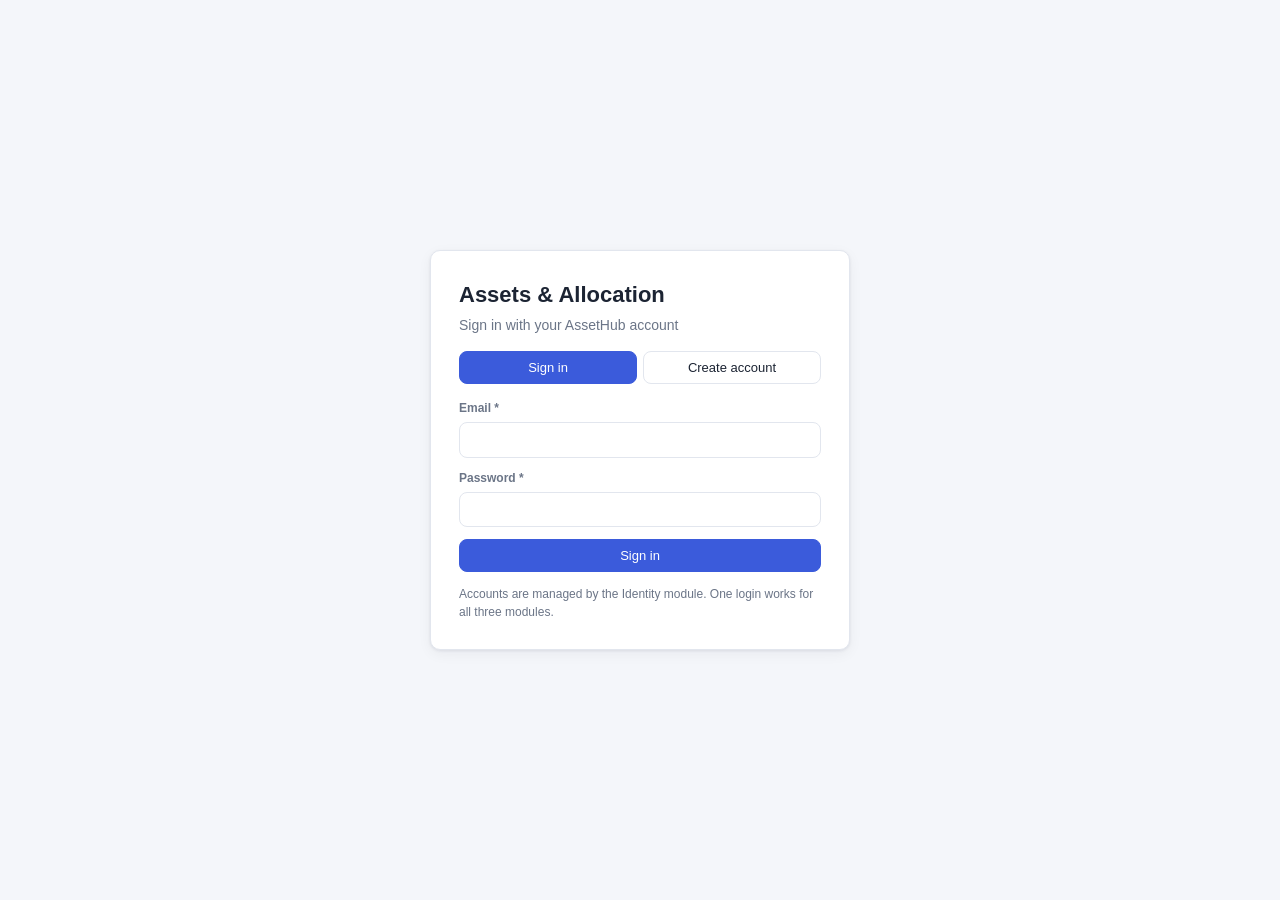
<file: src/AssetHub.Assets/wwwroot/index.html>
<!doctype html>
<html lang="en">
<head>
  <meta charset="utf-8">
  <meta name="viewport" content="width=device-width, initial-scale=1">
  <title>AssetHub · Assets &amp; Allocation</title>
  <link rel="stylesheet" href="shared/css/app.css">
</head>
<body>
  <div id="app"></div>
  <script src="config.js"></script>
  <script src="shared/js/app.js"></script>
  <script src="js/assets.js"></script>
</body>
</html>
</file>
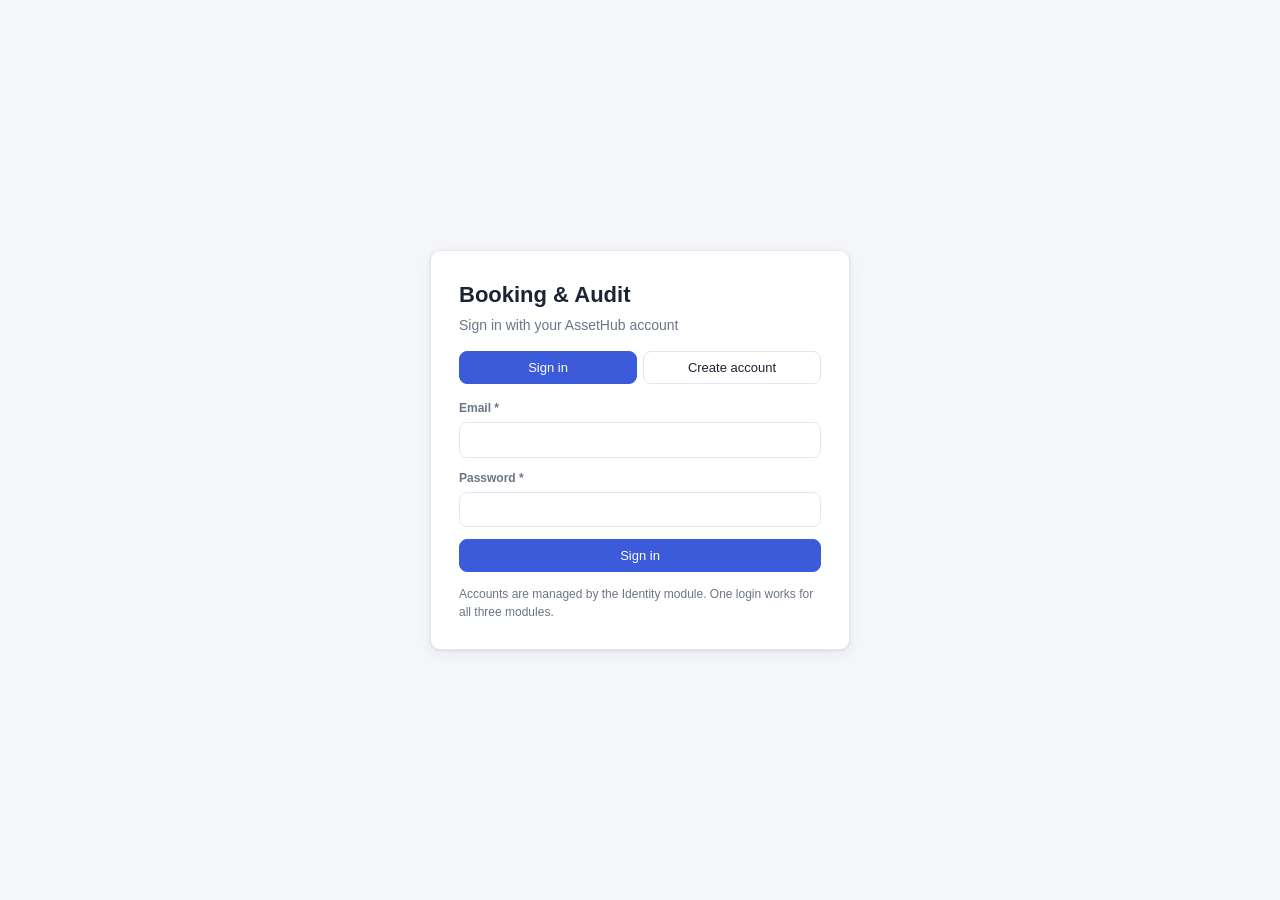
<file: src/AssetHub.Booking/wwwroot/index.html>
<!doctype html>
<html lang="en">
<head>
  <meta charset="utf-8">
  <meta name="viewport" content="width=device-width, initial-scale=1">
  <title>AssetHub · Booking &amp; Audit</title>
  <link rel="stylesheet" href="shared/css/app.css">
</head>
<body>
  <div id="app"></div>
  <script src="config.js"></script>
  <script src="shared/js/app.js"></script>
  <script src="js/booking.js"></script>
</body>
</html>
</file>
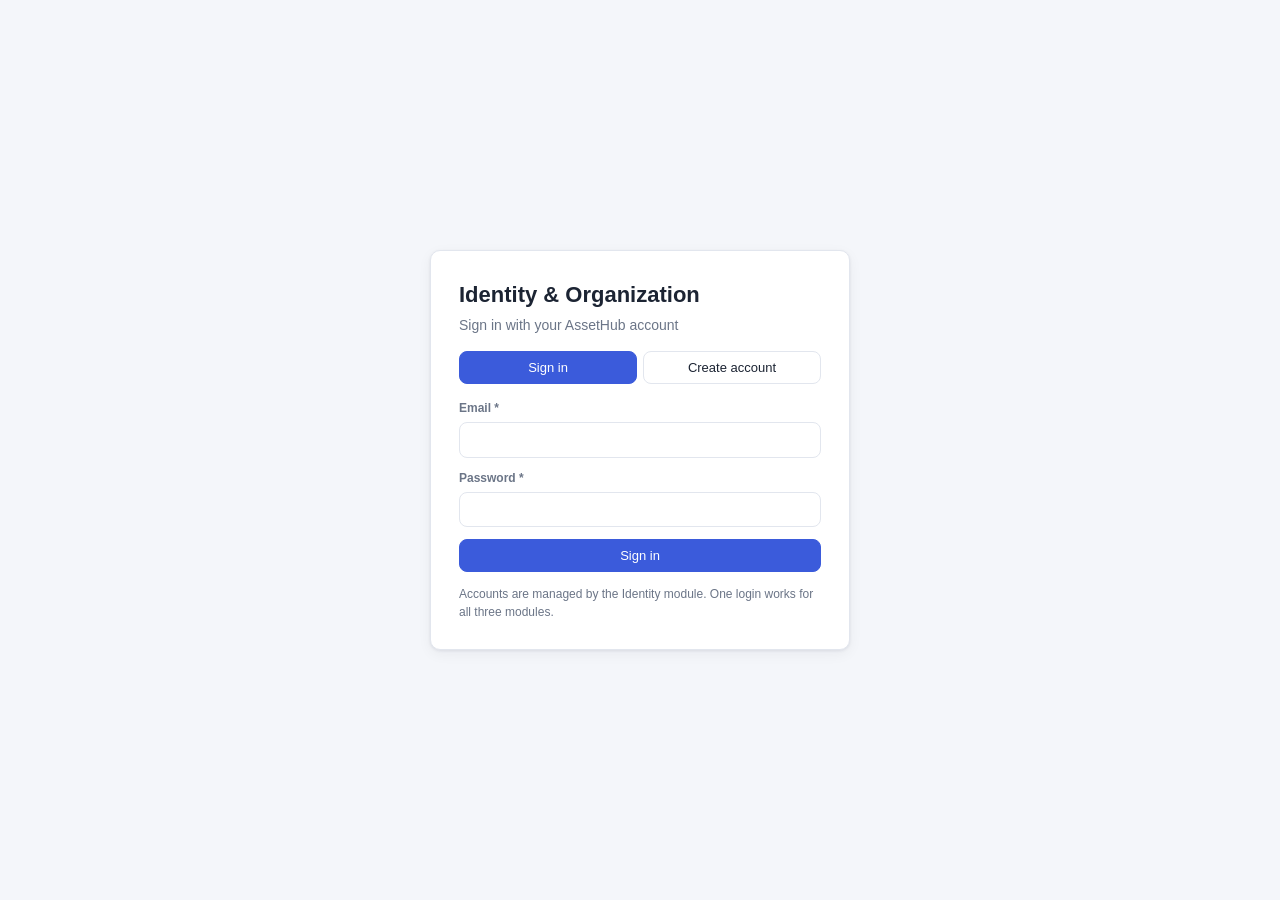
<file: src/AssetHub.Identity/wwwroot/index.html>
<!doctype html>
<html lang="en">
<head>
  <meta charset="utf-8">
  <meta name="viewport" content="width=device-width, initial-scale=1">
  <title>AssetHub · Identity &amp; Organization</title>
  <link rel="stylesheet" href="shared/css/app.css">
</head>
<body>
  <div id="app"></div>
  <script src="config.js"></script>
  <script src="shared/js/app.js"></script>
  <script src="js/identity.js"></script>
</body>
</html>
</file>
<file: src/AssetHub.Assets/wwwroot/shared/css/app.css>
:root {
  --bg: #f4f6fa;
  --surface: #ffffff;
  --text: #1c2433;
  --muted: #6b7587;
  --border: #e2e6ee;
  --primary: #3b5bdb;
  --primary-dark: #2f49b3;
  --sidebar: #141b2d;
  --sidebar-text: #aab3c7;
  --danger: #d6336c;
  --success: #2b8a3e;
  --warning: #e67700;
  --radius: 10px;
  --shadow: 0 1px 3px rgba(20, 27, 45, .08), 0 4px 14px rgba(20, 27, 45, .05);
}

* { box-sizing: border-box; }
html, body { margin: 0; height: 100%; }
body {
  font-family: -apple-system, "Segoe UI", Roboto, Helvetica, Arial, sans-serif;
  background: var(--bg);
  color: var(--text);
  font-size: 14px;
  line-height: 1.45;
}
h1, h2, h3 { margin: 0; }
a { color: var(--primary); }

/* ---------- Layout ---------- */
.shell { display: flex; min-height: 100vh; }
.sidebar {
  width: 250px; background: var(--sidebar); color: var(--sidebar-text);
  display: flex; flex-direction: column; padding: 20px 14px; position: sticky; top: 0; height: 100vh;
}
.brand { color: #fff; font-weight: 700; font-size: 18px; padding: 0 8px 4px; }
.brand-sub { padding: 0 8px 18px; font-size: 12px; }
.nav-title { text-transform: uppercase; font-size: 11px; letter-spacing: .08em; padding: 14px 8px 6px; opacity: .7; }
.nav a {
  display: flex; justify-content: space-between; align-items: center;
  color: var(--sidebar-text); text-decoration: none; padding: 9px 10px; border-radius: 8px; margin-bottom: 2px;
}
.nav a:hover { background: rgba(255,255,255,.06); color: #fff; }
.nav a.active { background: var(--primary); color: #fff; }
.nav .count { background: var(--danger); color: #fff; border-radius: 999px; padding: 0 7px; font-size: 11px; }
.main { flex: 1; min-width: 0; display: flex; flex-direction: column; }
.topbar {
  display: flex; justify-content: space-between; align-items: center;
  padding: 14px 28px; background: var(--surface); border-bottom: 1px solid var(--border);
}
.topbar .who { display: flex; gap: 12px; align-items: center; }
.content { padding: 24px 28px 48px; max-width: 1280px; width: 100%; }
.page-head { display: flex; justify-content: space-between; align-items: center; gap: 12px; margin-bottom: 16px; flex-wrap: wrap; }
.page-head h2 { font-size: 20px; }
.page-head p { margin: 2px 0 0; color: var(--muted); }

/* ---------- Components ---------- */
.card { background: var(--surface); border: 1px solid var(--border); border-radius: var(--radius); box-shadow: var(--shadow); }
.card-pad { padding: 18px; }
.grid { display: grid; gap: 14px; }
.grid.stats { grid-template-columns: repeat(auto-fit, minmax(170px, 1fr)); margin-bottom: 18px; }
.stat { padding: 16px; }
.stat .num { font-size: 28px; font-weight: 700; }
.stat .label { color: var(--muted); font-size: 12px; text-transform: uppercase; letter-spacing: .05em; }

.toolbar { display: flex; gap: 10px; flex-wrap: wrap; align-items: end; margin-bottom: 14px; }
.toolbar .grow { flex: 1; min-width: 180px; }

.btn {
  border: 1px solid var(--border); background: var(--surface); color: var(--text);
  padding: 8px 14px; border-radius: 8px; cursor: pointer; font-size: 13px; font-weight: 500;
}
.btn:hover { background: #f0f3f9; }
.btn.primary { background: var(--primary); border-color: var(--primary); color: #fff; }
.btn.primary:hover { background: var(--primary-dark); }
.btn.danger { color: var(--danger); border-color: #f1c0d1; }
.btn.danger:hover { background: #fff0f5; }
.btn.success { color: var(--success); border-color: #b9dfc1; }
.btn.success:hover { background: #effaf1; }
.btn.small { padding: 4px 9px; font-size: 12px; }
.btn.ghost { background: transparent; }
.btn[disabled] { opacity: .55; cursor: not-allowed; }
.icon-btn { background: none; border: 0; font-size: 22px; cursor: pointer; color: var(--muted); line-height: 1; }

label.field { display: flex; flex-direction: column; gap: 5px; font-size: 12px; color: var(--muted); font-weight: 600; }
label.check { display: flex; gap: 8px; align-items: center; font-size: 13px; color: var(--text); }
input, select, textarea {
  font: inherit; color: var(--text); background: #fff; border: 1px solid var(--border);
  border-radius: 8px; padding: 8px 10px; width: 100%;
}
input[type=checkbox] { width: auto; }
input:focus, select:focus, textarea:focus { outline: 2px solid rgba(59, 91, 219, .25); border-color: var(--primary); }
textarea { min-height: 78px; resize: vertical; }
.form-grid { display: grid; grid-template-columns: 1fr 1fr; gap: 12px; }
.form-grid .full { grid-column: 1 / -1; }
.form-error { color: var(--danger); background: #fff0f5; border: 1px solid #f1c0d1; padding: 8px 10px; border-radius: 8px; margin-top: 12px; }

table.data { width: 100%; border-collapse: collapse; }
table.data th {
  text-align: left; font-size: 11px; text-transform: uppercase; letter-spacing: .05em;
  color: var(--muted); padding: 10px 14px; border-bottom: 1px solid var(--border); background: #fafbfd; white-space: nowrap;
}
table.data td { padding: 11px 14px; border-bottom: 1px solid var(--border); vertical-align: middle; }
table.data tr:last-child td { border-bottom: 0; }
table.data tr:hover td { background: #fafbfe; }
.table-wrap { overflow-x: auto; }
.actions { display: flex; gap: 6px; flex-wrap: wrap; justify-content: flex-end; }
.empty { padding: 36px; text-align: center; color: var(--muted); }
.muted { color: var(--muted); }
.mono { font-family: ui-monospace, Menlo, Consolas, monospace; font-size: 13px; }
.sub { display: block; color: var(--muted); font-size: 12px; }

.badge { display: inline-block; padding: 2px 9px; border-radius: 999px; font-size: 12px; font-weight: 600; background: #eceff5; color: #4a5468; }
.badge.available, .badge.verified, .badge.approved, .badge.completed, .badge.confirmed, .badge.admin, .badge.active { background: #e3f6e8; color: #1f7a35; }
.badge.allocated, .badge.pending, .badge.open, .badge.manager, .badge.medium { background: #fff3d9; color: #9a5b00; }
.badge.undermaintenance, .badge.missing, .badge.rejected, .badge.critical, .badge.high, .badge.inactive { background: #fde4ec; color: #b3224f; }
.badge.damaged { background: #ffe8d6; color: #a14400; }
.badge.retired, .badge.cancelled, .badge.closed, .badge.low, .badge.employee { background: #eceff5; color: #4a5468; }

/* ---------- Modal / toast ---------- */
.modal-backdrop {
  position: fixed; inset: 0; background: rgba(20, 27, 45, .5); display: flex;
  align-items: flex-start; justify-content: center; padding: 6vh 16px; z-index: 50; overflow-y: auto;
}
.modal { background: var(--surface); border-radius: 12px; width: 100%; max-width: 520px; box-shadow: 0 20px 50px rgba(0, 0, 0, .3); }
.modal.wide { max-width: 860px; }
.modal-head { display: flex; justify-content: space-between; align-items: center; padding: 16px 20px; border-bottom: 1px solid var(--border); }
.modal-body { padding: 18px 20px 20px; }
.modal-foot { display: flex; justify-content: flex-end; gap: 8px; margin-top: 18px; }
#toasts { position: fixed; right: 18px; bottom: 18px; display: flex; flex-direction: column; gap: 8px; z-index: 100; }
.toast { background: #1c2433; color: #fff; padding: 10px 16px; border-radius: 8px; box-shadow: var(--shadow); max-width: 360px; }
.toast.error { background: var(--danger); }
.toast.success { background: var(--success); }

/* ---------- Login ---------- */
.login-wrap { min-height: 100vh; display: flex; align-items: center; justify-content: center; padding: 20px; }
.login-card { width: 100%; max-width: 420px; padding: 28px; }
.login-card h1 { font-size: 22px; margin-bottom: 4px; }
.login-card .stack { display: flex; flex-direction: column; gap: 12px; margin-top: 16px; }
.tabs { display: flex; gap: 6px; margin-top: 16px; }
.tabs button { flex: 1; }
.tabs button.on { background: var(--primary); color: #fff; border-color: var(--primary); }
.hint { font-size: 12px; color: var(--muted); margin-top: 14px; }

@media (max-width: 860px) {
  .shell { flex-direction: column; }
  .sidebar { width: 100%; height: auto; position: static; }
  .content { padding: 16px; }
  .form-grid { grid-template-columns: 1fr; }
}
</file>
<file: src/AssetHub.Booking/wwwroot/shared/css/app.css>
:root {
  --bg: #f4f6fa;
  --surface: #ffffff;
  --text: #1c2433;
  --muted: #6b7587;
  --border: #e2e6ee;
  --primary: #3b5bdb;
  --primary-dark: #2f49b3;
  --sidebar: #141b2d;
  --sidebar-text: #aab3c7;
  --danger: #d6336c;
  --success: #2b8a3e;
  --warning: #e67700;
  --radius: 10px;
  --shadow: 0 1px 3px rgba(20, 27, 45, .08), 0 4px 14px rgba(20, 27, 45, .05);
}

* { box-sizing: border-box; }
html, body { margin: 0; height: 100%; }
body {
  font-family: -apple-system, "Segoe UI", Roboto, Helvetica, Arial, sans-serif;
  background: var(--bg);
  color: var(--text);
  font-size: 14px;
  line-height: 1.45;
}
h1, h2, h3 { margin: 0; }
a { color: var(--primary); }

/* ---------- Layout ---------- */
.shell { display: flex; min-height: 100vh; }
.sidebar {
  width: 250px; background: var(--sidebar); color: var(--sidebar-text);
  display: flex; flex-direction: column; padding: 20px 14px; position: sticky; top: 0; height: 100vh;
}
.brand { color: #fff; font-weight: 700; font-size: 18px; padding: 0 8px 4px; }
.brand-sub { padding: 0 8px 18px; font-size: 12px; }
.nav-title { text-transform: uppercase; font-size: 11px; letter-spacing: .08em; padding: 14px 8px 6px; opacity: .7; }
.nav a {
  display: flex; justify-content: space-between; align-items: center;
  color: var(--sidebar-text); text-decoration: none; padding: 9px 10px; border-radius: 8px; margin-bottom: 2px;
}
.nav a:hover { background: rgba(255,255,255,.06); color: #fff; }
.nav a.active { background: var(--primary); color: #fff; }
.nav .count { background: var(--danger); color: #fff; border-radius: 999px; padding: 0 7px; font-size: 11px; }
.main { flex: 1; min-width: 0; display: flex; flex-direction: column; }
.topbar {
  display: flex; justify-content: space-between; align-items: center;
  padding: 14px 28px; background: var(--surface); border-bottom: 1px solid var(--border);
}
.topbar .who { display: flex; gap: 12px; align-items: center; }
.content { padding: 24px 28px 48px; max-width: 1280px; width: 100%; }
.page-head { display: flex; justify-content: space-between; align-items: center; gap: 12px; margin-bottom: 16px; flex-wrap: wrap; }
.page-head h2 { font-size: 20px; }
.page-head p { margin: 2px 0 0; color: var(--muted); }

/* ---------- Components ---------- */
.card { background: var(--surface); border: 1px solid var(--border); border-radius: var(--radius); box-shadow: var(--shadow); }
.card-pad { padding: 18px; }
.grid { display: grid; gap: 14px; }
.grid.stats { grid-template-columns: repeat(auto-fit, minmax(170px, 1fr)); margin-bottom: 18px; }
.stat { padding: 16px; }
.stat .num { font-size: 28px; font-weight: 700; }
.stat .label { color: var(--muted); font-size: 12px; text-transform: uppercase; letter-spacing: .05em; }

.toolbar { display: flex; gap: 10px; flex-wrap: wrap; align-items: end; margin-bottom: 14px; }
.toolbar .grow { flex: 1; min-width: 180px; }

.btn {
  border: 1px solid var(--border); background: var(--surface); color: var(--text);
  padding: 8px 14px; border-radius: 8px; cursor: pointer; font-size: 13px; font-weight: 500;
}
.btn:hover { background: #f0f3f9; }
.btn.primary { background: var(--primary); border-color: var(--primary); color: #fff; }
.btn.primary:hover { background: var(--primary-dark); }
.btn.danger { color: var(--danger); border-color: #f1c0d1; }
.btn.danger:hover { background: #fff0f5; }
.btn.success { color: var(--success); border-color: #b9dfc1; }
.btn.success:hover { background: #effaf1; }
.btn.small { padding: 4px 9px; font-size: 12px; }
.btn.ghost { background: transparent; }
.btn[disabled] { opacity: .55; cursor: not-allowed; }
.icon-btn { background: none; border: 0; font-size: 22px; cursor: pointer; color: var(--muted); line-height: 1; }

label.field { display: flex; flex-direction: column; gap: 5px; font-size: 12px; color: var(--muted); font-weight: 600; }
label.check { display: flex; gap: 8px; align-items: center; font-size: 13px; color: var(--text); }
input, select, textarea {
  font: inherit; color: var(--text); background: #fff; border: 1px solid var(--border);
  border-radius: 8px; padding: 8px 10px; width: 100%;
}
input[type=checkbox] { width: auto; }
input:focus, select:focus, textarea:focus { outline: 2px solid rgba(59, 91, 219, .25); border-color: var(--primary); }
textarea { min-height: 78px; resize: vertical; }
.form-grid { display: grid; grid-template-columns: 1fr 1fr; gap: 12px; }
.form-grid .full { grid-column: 1 / -1; }
.form-error { color: var(--danger); background: #fff0f5; border: 1px solid #f1c0d1; padding: 8px 10px; border-radius: 8px; margin-top: 12px; }

table.data { width: 100%; border-collapse: collapse; }
table.data th {
  text-align: left; font-size: 11px; text-transform: uppercase; letter-spacing: .05em;
  color: var(--muted); padding: 10px 14px; border-bottom: 1px solid var(--border); background: #fafbfd; white-space: nowrap;
}
table.data td { padding: 11px 14px; border-bottom: 1px solid var(--border); vertical-align: middle; }
table.data tr:last-child td { border-bottom: 0; }
table.data tr:hover td { background: #fafbfe; }
.table-wrap { overflow-x: auto; }
.actions { display: flex; gap: 6px; flex-wrap: wrap; justify-content: flex-end; }
.empty { padding: 36px; text-align: center; color: var(--muted); }
.muted { color: var(--muted); }
.mono { font-family: ui-monospace, Menlo, Consolas, monospace; font-size: 13px; }
.sub { display: block; color: var(--muted); font-size: 12px; }

.badge { display: inline-block; padding: 2px 9px; border-radius: 999px; font-size: 12px; font-weight: 600; background: #eceff5; color: #4a5468; }
.badge.available, .badge.verified, .badge.approved, .badge.completed, .badge.confirmed, .badge.admin, .badge.active { background: #e3f6e8; color: #1f7a35; }
.badge.allocated, .badge.pending, .badge.open, .badge.manager, .badge.medium { background: #fff3d9; color: #9a5b00; }
.badge.undermaintenance, .badge.missing, .badge.rejected, .badge.critical, .badge.high, .badge.inactive { background: #fde4ec; color: #b3224f; }
.badge.damaged { background: #ffe8d6; color: #a14400; }
.badge.retired, .badge.cancelled, .badge.closed, .badge.low, .badge.employee { background: #eceff5; color: #4a5468; }

/* ---------- Modal / toast ---------- */
.modal-backdrop {
  position: fixed; inset: 0; background: rgba(20, 27, 45, .5); display: flex;
  align-items: flex-start; justify-content: center; padding: 6vh 16px; z-index: 50; overflow-y: auto;
}
.modal { background: var(--surface); border-radius: 12px; width: 100%; max-width: 520px; box-shadow: 0 20px 50px rgba(0, 0, 0, .3); }
.modal.wide { max-width: 860px; }
.modal-head { display: flex; justify-content: space-between; align-items: center; padding: 16px 20px; border-bottom: 1px solid var(--border); }
.modal-body { padding: 18px 20px 20px; }
.modal-foot { display: flex; justify-content: flex-end; gap: 8px; margin-top: 18px; }
#toasts { position: fixed; right: 18px; bottom: 18px; display: flex; flex-direction: column; gap: 8px; z-index: 100; }
.toast { background: #1c2433; color: #fff; padding: 10px 16px; border-radius: 8px; box-shadow: var(--shadow); max-width: 360px; }
.toast.error { background: var(--danger); }
.toast.success { background: var(--success); }

/* ---------- Login ---------- */
.login-wrap { min-height: 100vh; display: flex; align-items: center; justify-content: center; padding: 20px; }
.login-card { width: 100%; max-width: 420px; padding: 28px; }
.login-card h1 { font-size: 22px; margin-bottom: 4px; }
.login-card .stack { display: flex; flex-direction: column; gap: 12px; margin-top: 16px; }
.tabs { display: flex; gap: 6px; margin-top: 16px; }
.tabs button { flex: 1; }
.tabs button.on { background: var(--primary); color: #fff; border-color: var(--primary); }
.hint { font-size: 12px; color: var(--muted); margin-top: 14px; }

@media (max-width: 860px) {
  .shell { flex-direction: column; }
  .sidebar { width: 100%; height: auto; position: static; }
  .content { padding: 16px; }
  .form-grid { grid-template-columns: 1fr; }
}
</file>
<file: src/AssetHub.Identity/wwwroot/shared/css/app.css>
:root {
  --bg: #f4f6fa;
  --surface: #ffffff;
  --text: #1c2433;
  --muted: #6b7587;
  --border: #e2e6ee;
  --primary: #3b5bdb;
  --primary-dark: #2f49b3;
  --sidebar: #141b2d;
  --sidebar-text: #aab3c7;
  --danger: #d6336c;
  --success: #2b8a3e;
  --warning: #e67700;
  --radius: 10px;
  --shadow: 0 1px 3px rgba(20, 27, 45, .08), 0 4px 14px rgba(20, 27, 45, .05);
}

* { box-sizing: border-box; }
html, body { margin: 0; height: 100%; }
body {
  font-family: -apple-system, "Segoe UI", Roboto, Helvetica, Arial, sans-serif;
  background: var(--bg);
  color: var(--text);
  font-size: 14px;
  line-height: 1.45;
}
h1, h2, h3 { margin: 0; }
a { color: var(--primary); }

/* ---------- Layout ---------- */
.shell { display: flex; min-height: 100vh; }
.sidebar {
  width: 250px; background: var(--sidebar); color: var(--sidebar-text);
  display: flex; flex-direction: column; padding: 20px 14px; position: sticky; top: 0; height: 100vh;
}
.brand { color: #fff; font-weight: 700; font-size: 18px; padding: 0 8px 4px; }
.brand-sub { padding: 0 8px 18px; font-size: 12px; }
.nav-title { text-transform: uppercase; font-size: 11px; letter-spacing: .08em; padding: 14px 8px 6px; opacity: .7; }
.nav a {
  display: flex; justify-content: space-between; align-items: center;
  color: var(--sidebar-text); text-decoration: none; padding: 9px 10px; border-radius: 8px; margin-bottom: 2px;
}
.nav a:hover { background: rgba(255,255,255,.06); color: #fff; }
.nav a.active { background: var(--primary); color: #fff; }
.nav .count { background: var(--danger); color: #fff; border-radius: 999px; padding: 0 7px; font-size: 11px; }
.main { flex: 1; min-width: 0; display: flex; flex-direction: column; }
.topbar {
  display: flex; justify-content: space-between; align-items: center;
  padding: 14px 28px; background: var(--surface); border-bottom: 1px solid var(--border);
}
.topbar .who { display: flex; gap: 12px; align-items: center; }
.content { padding: 24px 28px 48px; max-width: 1280px; width: 100%; }
.page-head { display: flex; justify-content: space-between; align-items: center; gap: 12px; margin-bottom: 16px; flex-wrap: wrap; }
.page-head h2 { font-size: 20px; }
.page-head p { margin: 2px 0 0; color: var(--muted); }

/* ---------- Components ---------- */
.card { background: var(--surface); border: 1px solid var(--border); border-radius: var(--radius); box-shadow: var(--shadow); }
.card-pad { padding: 18px; }
.grid { display: grid; gap: 14px; }
.grid.stats { grid-template-columns: repeat(auto-fit, minmax(170px, 1fr)); margin-bottom: 18px; }
.stat { padding: 16px; }
.stat .num { font-size: 28px; font-weight: 700; }
.stat .label { color: var(--muted); font-size: 12px; text-transform: uppercase; letter-spacing: .05em; }

.toolbar { display: flex; gap: 10px; flex-wrap: wrap; align-items: end; margin-bottom: 14px; }
.toolbar .grow { flex: 1; min-width: 180px; }

.btn {
  border: 1px solid var(--border); background: var(--surface); color: var(--text);
  padding: 8px 14px; border-radius: 8px; cursor: pointer; font-size: 13px; font-weight: 500;
}
.btn:hover { background: #f0f3f9; }
.btn.primary { background: var(--primary); border-color: var(--primary); color: #fff; }
.btn.primary:hover { background: var(--primary-dark); }
.btn.danger { color: var(--danger); border-color: #f1c0d1; }
.btn.danger:hover { background: #fff0f5; }
.btn.success { color: var(--success); border-color: #b9dfc1; }
.btn.success:hover { background: #effaf1; }
.btn.small { padding: 4px 9px; font-size: 12px; }
.btn.ghost { background: transparent; }
.btn[disabled] { opacity: .55; cursor: not-allowed; }
.icon-btn { background: none; border: 0; font-size: 22px; cursor: pointer; color: var(--muted); line-height: 1; }

label.field { display: flex; flex-direction: column; gap: 5px; font-size: 12px; color: var(--muted); font-weight: 600; }
label.check { display: flex; gap: 8px; align-items: center; font-size: 13px; color: var(--text); }
input, select, textarea {
  font: inherit; color: var(--text); background: #fff; border: 1px solid var(--border);
  border-radius: 8px; padding: 8px 10px; width: 100%;
}
input[type=checkbox] { width: auto; }
input:focus, select:focus, textarea:focus { outline: 2px solid rgba(59, 91, 219, .25); border-color: var(--primary); }
textarea { min-height: 78px; resize: vertical; }
.form-grid { display: grid; grid-template-columns: 1fr 1fr; gap: 12px; }
.form-grid .full { grid-column: 1 / -1; }
.form-error { color: var(--danger); background: #fff0f5; border: 1px solid #f1c0d1; padding: 8px 10px; border-radius: 8px; margin-top: 12px; }

table.data { width: 100%; border-collapse: collapse; }
table.data th {
  text-align: left; font-size: 11px; text-transform: uppercase; letter-spacing: .05em;
  color: var(--muted); padding: 10px 14px; border-bottom: 1px solid var(--border); background: #fafbfd; white-space: nowrap;
}
table.data td { padding: 11px 14px; border-bottom: 1px solid var(--border); vertical-align: middle; }
table.data tr:last-child td { border-bottom: 0; }
table.data tr:hover td { background: #fafbfe; }
.table-wrap { overflow-x: auto; }
.actions { display: flex; gap: 6px; flex-wrap: wrap; justify-content: flex-end; }
.empty { padding: 36px; text-align: center; color: var(--muted); }
.muted { color: var(--muted); }
.mono { font-family: ui-monospace, Menlo, Consolas, monospace; font-size: 13px; }
.sub { display: block; color: var(--muted); font-size: 12px; }

.badge { display: inline-block; padding: 2px 9px; border-radius: 999px; font-size: 12px; font-weight: 600; background: #eceff5; color: #4a5468; }
.badge.available, .badge.verified, .badge.approved, .badge.completed, .badge.confirmed, .badge.admin, .badge.active { background: #e3f6e8; color: #1f7a35; }
.badge.allocated, .badge.pending, .badge.open, .badge.manager, .badge.medium { background: #fff3d9; color: #9a5b00; }
.badge.undermaintenance, .badge.missing, .badge.rejected, .badge.critical, .badge.high, .badge.inactive { background: #fde4ec; color: #b3224f; }
.badge.damaged { background: #ffe8d6; color: #a14400; }
.badge.retired, .badge.cancelled, .badge.closed, .badge.low, .badge.employee { background: #eceff5; color: #4a5468; }

/* ---------- Modal / toast ---------- */
.modal-backdrop {
  position: fixed; inset: 0; background: rgba(20, 27, 45, .5); display: flex;
  align-items: flex-start; justify-content: center; padding: 6vh 16px; z-index: 50; overflow-y: auto;
}
.modal { background: var(--surface); border-radius: 12px; width: 100%; max-width: 520px; box-shadow: 0 20px 50px rgba(0, 0, 0, .3); }
.modal.wide { max-width: 860px; }
.modal-head { display: flex; justify-content: space-between; align-items: center; padding: 16px 20px; border-bottom: 1px solid var(--border); }
.modal-body { padding: 18px 20px 20px; }
.modal-foot { display: flex; justify-content: flex-end; gap: 8px; margin-top: 18px; }
#toasts { position: fixed; right: 18px; bottom: 18px; display: flex; flex-direction: column; gap: 8px; z-index: 100; }
.toast { background: #1c2433; color: #fff; padding: 10px 16px; border-radius: 8px; box-shadow: var(--shadow); max-width: 360px; }
.toast.error { background: var(--danger); }
.toast.success { background: var(--success); }

/* ---------- Login ---------- */
.login-wrap { min-height: 100vh; display: flex; align-items: center; justify-content: center; padding: 20px; }
.login-card { width: 100%; max-width: 420px; padding: 28px; }
.login-card h1 { font-size: 22px; margin-bottom: 4px; }
.login-card .stack { display: flex; flex-direction: column; gap: 12px; margin-top: 16px; }
.tabs { display: flex; gap: 6px; margin-top: 16px; }
.tabs button { flex: 1; }
.tabs button.on { background: var(--primary); color: #fff; border-color: var(--primary); }
.hint { font-size: 12px; color: var(--muted); margin-top: 14px; }

@media (max-width: 860px) {
  .shell { flex-direction: column; }
  .sidebar { width: 100%; height: auto; position: static; }
  .content { padding: 16px; }
  .form-grid { grid-template-columns: 1fr; }
}
</file>
